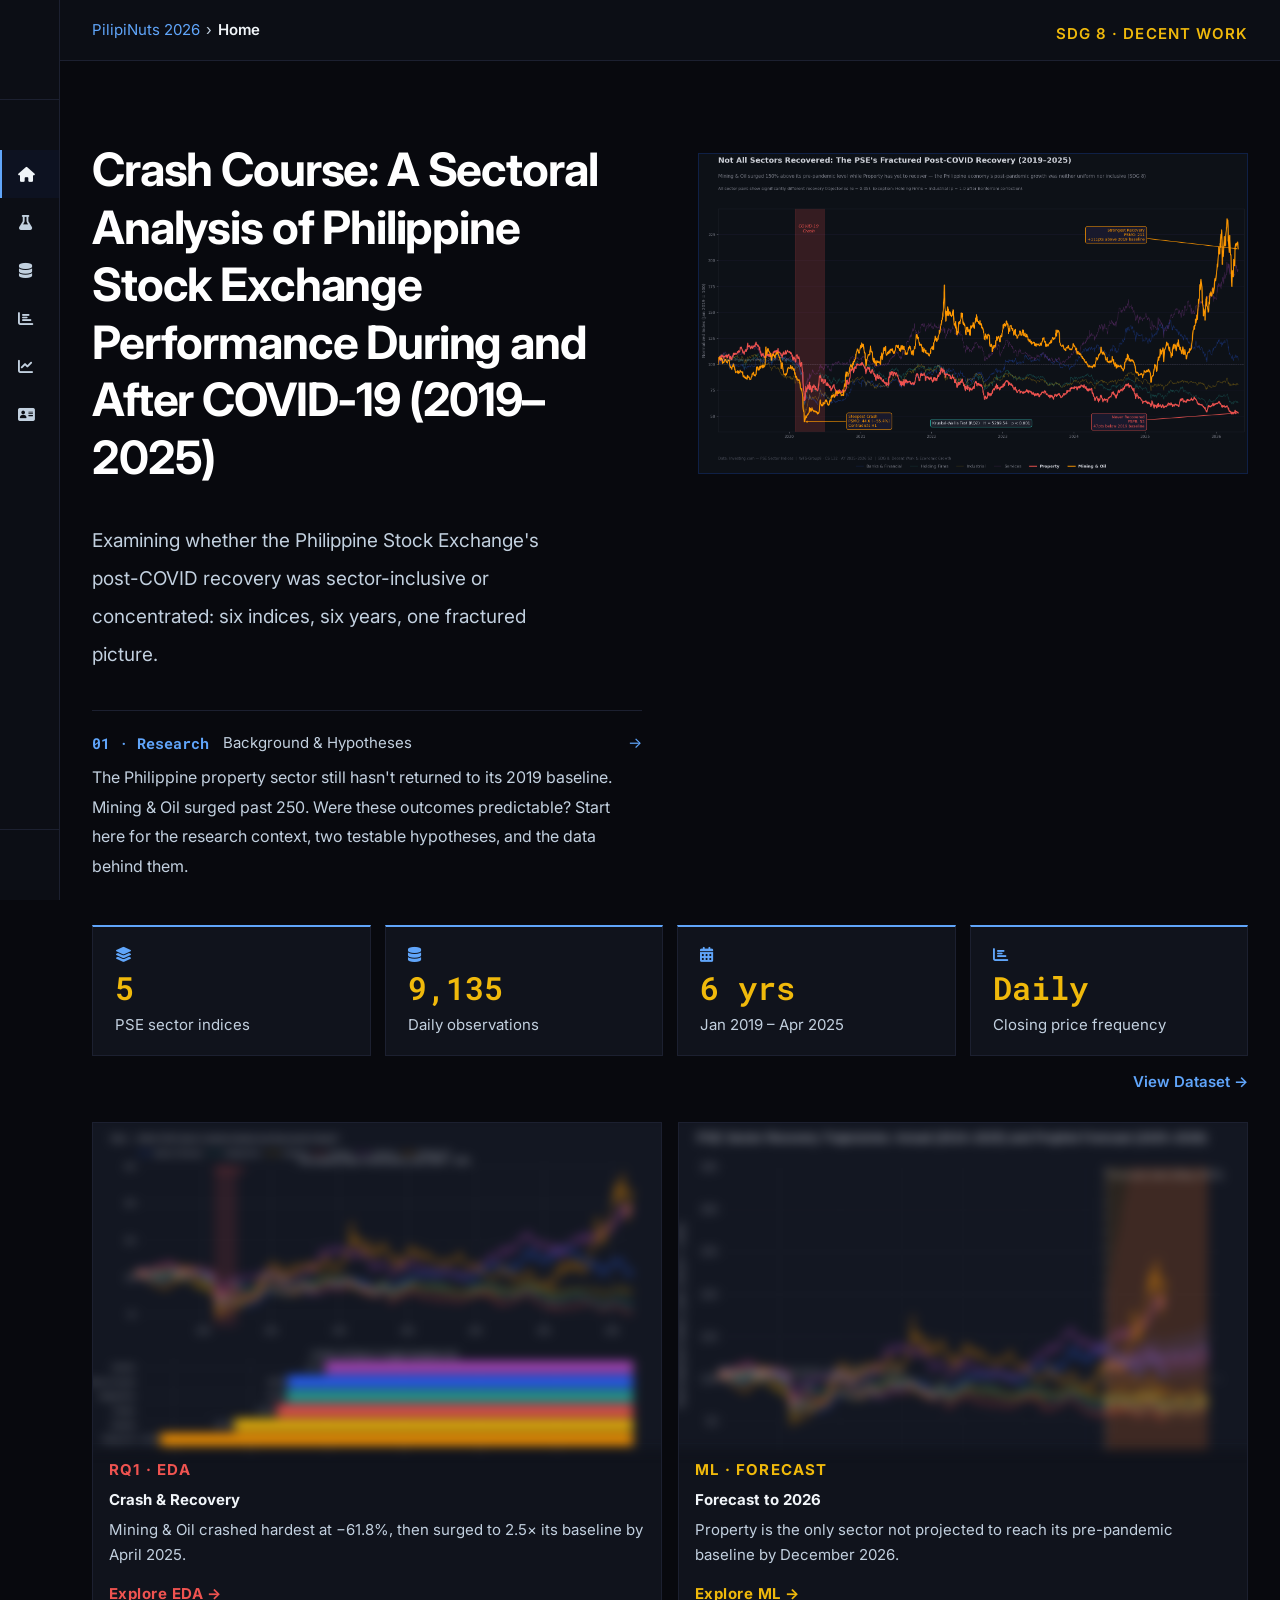
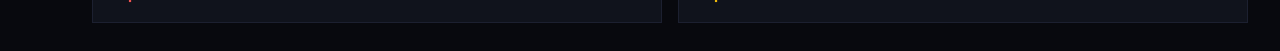
<file: index.html>
<!DOCTYPE html>
<html lang="en">
<head>
  <meta charset="UTF-8" />
  <meta name="viewport" content="width=device-width, initial-scale=1.0" />
  <title>Home | The Lagging Indicator</title>
  <link rel="stylesheet" href="css/style.css" />
  <link rel="stylesheet" href="https://cdnjs.cloudflare.com/ajax/libs/font-awesome/6.5.1/css/all.min.css" />
</head>
<body>

  <!-- Sidebar -->
  <aside class="sidebar">
    <div class="sidebar-logo">
      <div class="site-title">The Lagging<br>Indicator</div>
      <span class="sdg-badge">SDG 8 · Decent Work</span>
    </div>
    <nav class="sidebar-nav">
      <div class="nav-label">Pages</div>
      <a href="index.html" class="nav-link" title="Home">
        <i class="fa-solid fa-house nav-icon"></i>
        <span class="nav-full">Home</span>
        <span class="nav-abbr">Home</span>
      </a>
      <a href="research.html" class="nav-link" title="Research">
        <i class="fa-solid fa-flask nav-icon"></i>
        <span class="nav-full">Research</span>
        <span class="nav-abbr">Research</span>
      </a>
      <a href="data.html" class="nav-link" title="Data Repository">
        <i class="fa-solid fa-database nav-icon"></i>
        <span class="nav-full">Data Repository</span>
        <span class="nav-abbr">Data</span>
      </a>
      <a href="eda.html" class="nav-link" title="EDA">
        <i class="fa-solid fa-chart-bar nav-icon"></i>
        <span class="nav-full">EDA</span>
        <span class="nav-abbr">EDA</span>
      </a>
      <a href="ml.html" class="nav-link" title="ML Forecast">
        <i class="fa-solid fa-chart-line nav-icon"></i>
        <span class="nav-full">ML Forecast</span>
        <span class="nav-abbr">ML</span>
      </a>
      <a href="team.html" class="nav-link" title="Contact">
        <i class="fa-solid fa-address-card nav-icon"></i>
        <span class="nav-full">Contact</span>
        <span class="nav-abbr">Contact</span>
      </a>
    </nav>
    <div class="sidebar-footer">
      <div class="group-name">WFS-Group9</div>
      <div class="group-meta">CS 132 · AY25–26 S2</div>
    </div>
  </aside>

  <!-- Main -->
  <div class="main">
    <div class="topbar">
      <span class="crumb">PilipiNuts 2026</span>
      <span class="crumb-sep">›</span>
      <span class="crumb-active">Home</span>
      <span class="sdg-badge" style="margin-left: auto;">SDG 8 · Decent Work</span>
    </div>

    <div class="content">

      <!-- Hero: two-column -->
      <section class="home-hero">
        <div class="home-hero-left">
          <div class="home-hero-text">
            <h1 class="home-title">Crash Course: A Sectoral Analysis of Philippine Stock Exchange Performance During and After COVID-19 (2019–2025)</h1>
            <p class="home-sub">
              Examining whether the Philippine Stock Exchange's post-COVID recovery was sector-inclusive
              or concentrated: six indices, six years, one fractured picture.
            </p>
          </div>
          <a href="research.html" class="home-hero-cta">
            <div class="home-cta-top">
              <span class="home-cta-step">01 · Research</span>
              <span class="home-cta-label">Background &amp; Hypotheses</span>
              <span class="home-cta-arrow">→</span>
            </div>
            <p class="home-cta-desc">
              The Philippine property sector still hasn't returned to its 2019 baseline. Mining &amp; Oil
              surged past 250. Were these outcomes predictable? Start here for the research context,
              two testable hypotheses, and the data behind them.
            </p>
          </a>
        </div>
        <div class="home-hero-right">
          <img src="assets/nutshell_plot_v3.png"
               alt="Nutshell: PSE Post-COVID Sectoral Recovery (2019–2025)"
               class="home-hero-img" />
        </div>
      </section>

      <!-- Stats grid -->
      <div class="home-stats">
        <div class="home-stat">
          <i class="fa-solid fa-layer-group home-stat-icon"></i>
          <span class="home-stat-num">6</span>
          <span class="home-stat-label">PSE sector indices</span>
        </div>
        <div class="home-stat">
          <i class="fa-solid fa-database home-stat-icon"></i>
          <span class="home-stat-num" data-stat="totalRows"></span>
          <span class="home-stat-label">Daily observations</span>
        </div>
        <div class="home-stat">
          <i class="fa-solid fa-calendar-days home-stat-icon"></i>
          <span class="home-stat-num">6 yrs</span>
          <span class="home-stat-label">Jan 2019 – Apr 2025</span>
        </div>
        <div class="home-stat">
          <i class="fa-solid fa-chart-bar home-stat-icon"></i>
          <span class="home-stat-num">Daily</span>
          <span class="home-stat-label">Closing price frequency</span>
        </div>
      </div>
      <a href="data.html" class="home-stat-link">View Dataset →</a>

      <!-- Chart preview grid -->
      <div class="preview-grid">
        <a href="eda.html" class="preview-card red">
          <img src="assets/rq1_plot.png" class="preview-img" alt="RQ1: Crash &amp; Recovery by Sector" />
          <div class="preview-body">
            <div class="preview-label red">RQ1 · EDA</div>
            <div class="preview-title">Crash &amp; Recovery</div>
            <div class="preview-finding">Mining &amp; Oil crashed hardest at −61.8%, then surged to 2.5× its baseline by April 2025.</div>
            <span class="preview-cta">Explore EDA →</span>
          </div>
        </a>
        <a href="ml.html" class="preview-card gold">
          <img src="assets/ml_forecast.png" class="preview-img" alt="ML: Sector Forecast to December 2026" />
          <div class="preview-body">
            <div class="preview-label gold">ML · Forecast</div>
            <div class="preview-title">Forecast to 2026</div>
            <div class="preview-finding">Property is the only sector not projected to reach its pre-pandemic baseline by December 2026.</div>
            <span class="preview-cta">Explore ML →</span>
          </div>
        </a>
      </div>

    </div><!-- /content -->
  </div><!-- /main -->

  <script src="js/main.js"></script>
</body>
</html>
</file>
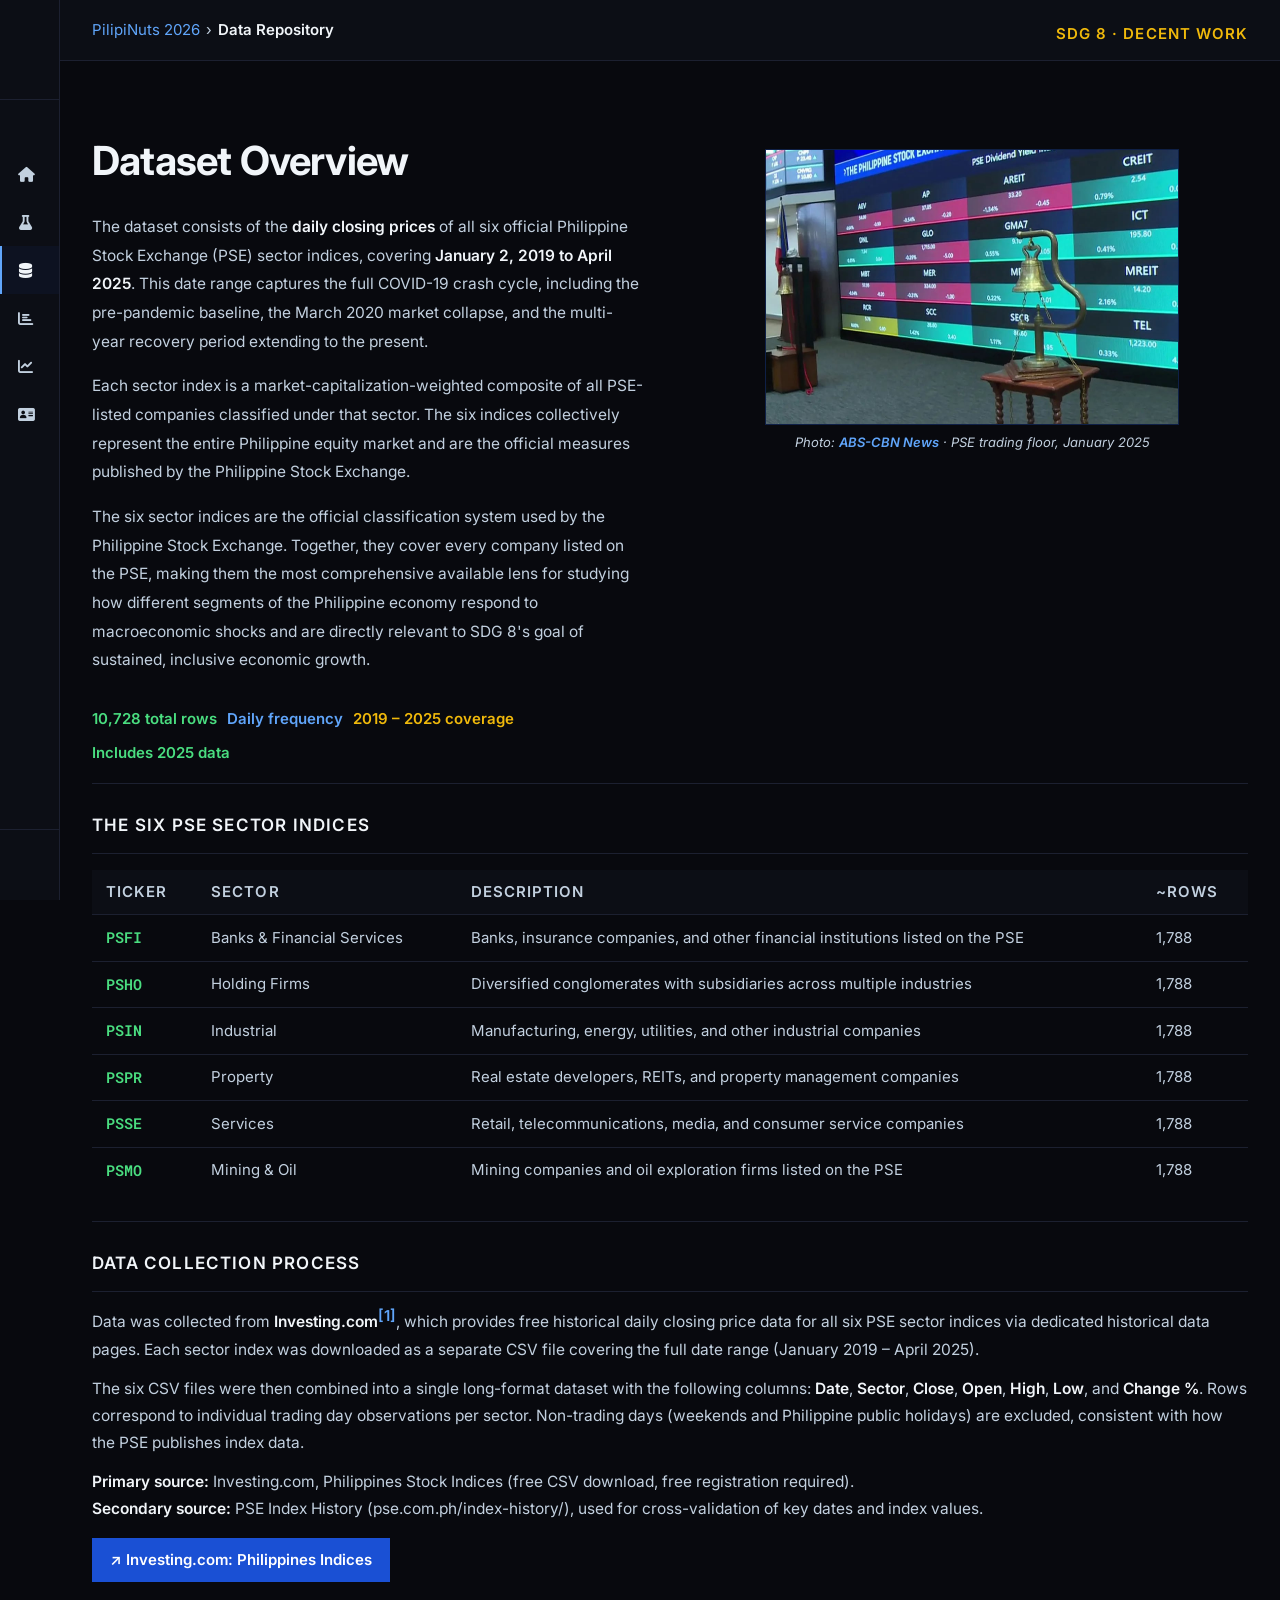
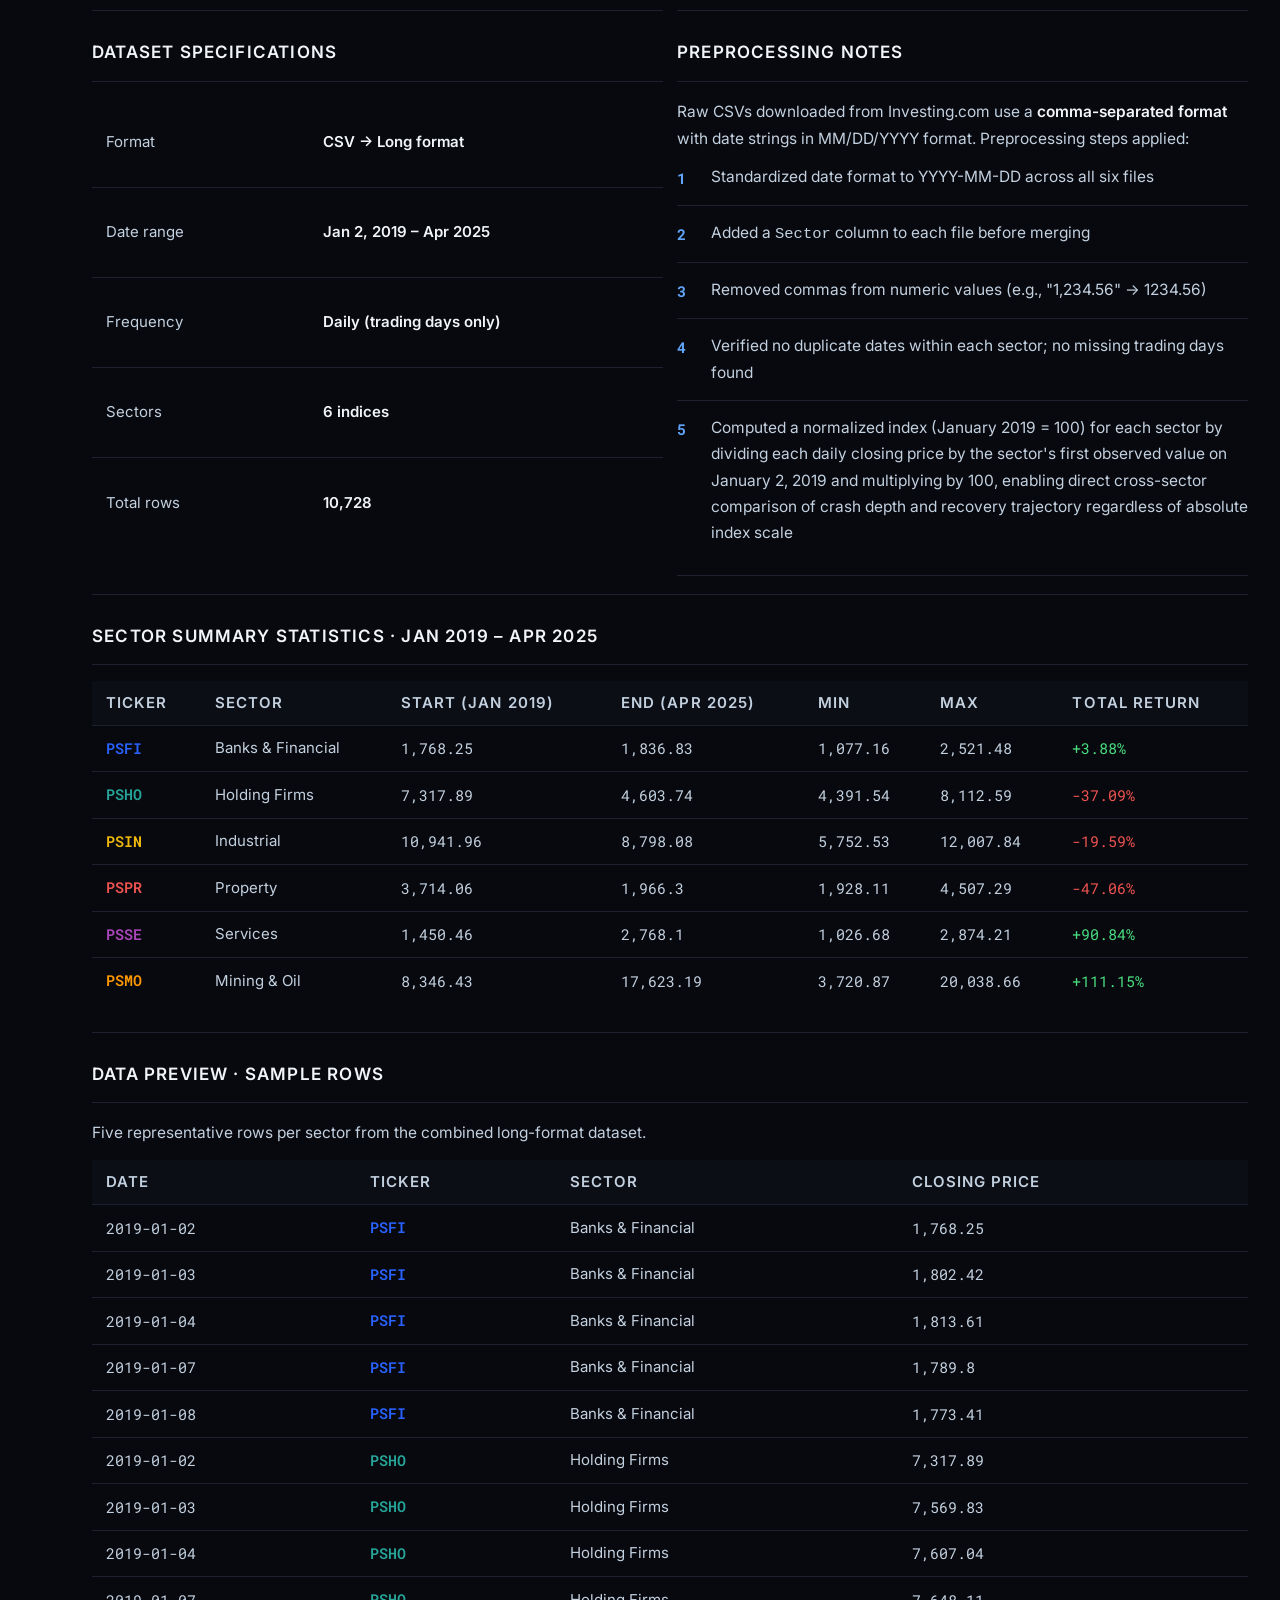
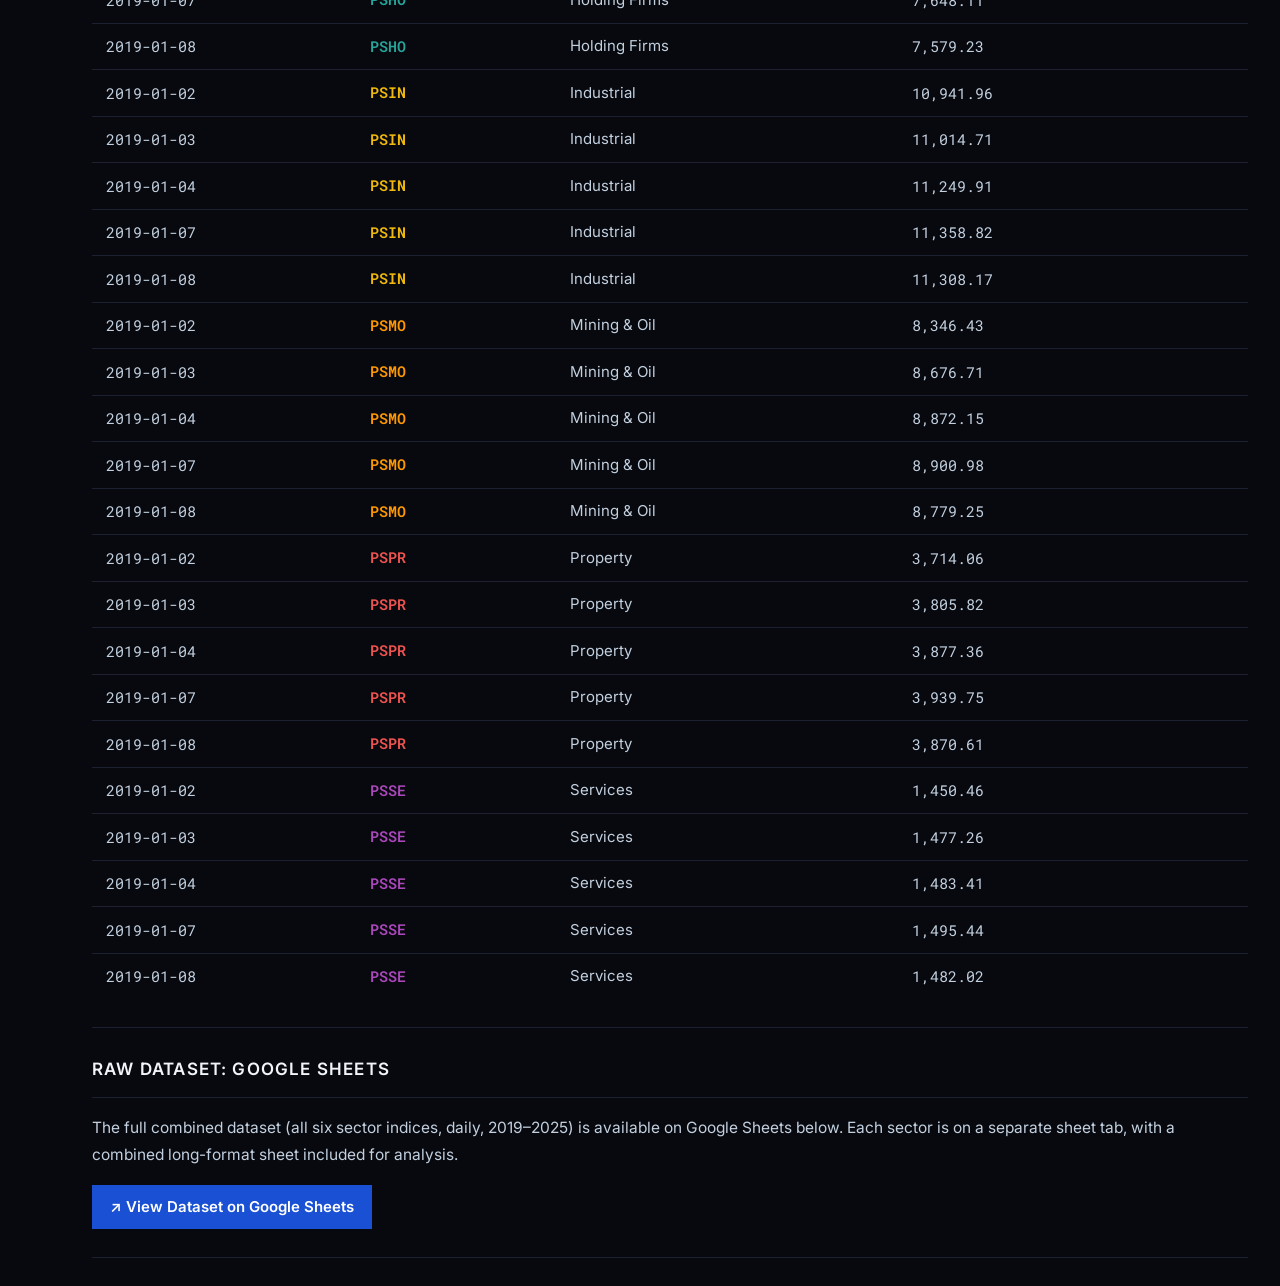
<file: data.html>
<!doctype html>
<html lang="en">
  <head>
    <meta charset="UTF-8" />
    <meta name="viewport" content="width=device-width, initial-scale=1.0" />
    <title>Data Repository | The Lagging Indicator</title>
    <link rel="stylesheet" href="css/style.css" />
    <link
      rel="stylesheet"
      href="https://cdnjs.cloudflare.com/ajax/libs/font-awesome/6.5.1/css/all.min.css"
    />
  </head>
  <body>
    <!-- Sidebar -->
    <aside class="sidebar">
      <div class="sidebar-logo">
        <div class="site-title">The Lagging<br />Indicator</div>
        <span class="sdg-badge">SDG 8 · Decent Work</span>
      </div>
      <nav class="sidebar-nav">
        <div class="nav-label">Pages</div>
        <a href="index.html" class="nav-link" title="Home">
          <i class="fa-solid fa-house nav-icon"></i>
          <span class="nav-full">Home</span>
          <span class="nav-abbr">Home</span>
        </a>
        <a href="research.html" class="nav-link" title="Research">
          <i class="fa-solid fa-flask nav-icon"></i>
          <span class="nav-full">Research</span>
          <span class="nav-abbr">Research</span>
        </a>
        <a href="data.html" class="nav-link" title="Data Repository">
          <i class="fa-solid fa-database nav-icon"></i>
          <span class="nav-full">Data Repository</span>
          <span class="nav-abbr">Data</span>
        </a>
        <a href="eda.html" class="nav-link" title="EDA">
          <i class="fa-solid fa-chart-bar nav-icon"></i>
          <span class="nav-full">EDA</span>
          <span class="nav-abbr">EDA</span>
        </a>
        <a href="ml.html" class="nav-link" title="ML Forecast">
          <i class="fa-solid fa-chart-line nav-icon"></i>
          <span class="nav-full">ML Forecast</span>
          <span class="nav-abbr">ML</span>
        </a>
        <a href="team.html" class="nav-link" title="Contact">
          <i class="fa-solid fa-address-card nav-icon"></i>
          <span class="nav-full">Contact</span>
          <span class="nav-abbr">Contact</span>
        </a>
      </nav>
      <div class="sidebar-footer">
        <div class="group-name">WFS-Group9</div>
        <div class="group-meta">CS 132 · AY25–26 S2</div>
      </div>
    </aside>

    <!-- Main -->
    <div class="main">
      <div class="topbar">
        <span class="crumb">PilipiNuts 2026</span>
        <span class="crumb-sep">›</span>
        <span class="crumb-active">Data Repository</span>
        <span class="sdg-badge" style="margin-left: auto"
          >SDG 8 · Decent Work</span
        >
      </div>

      <div class="content">
        <!-- Dataset Overview: two-column hero -->
        <div class="research-hero-grid">
          <div class="research-hero-text" style="justify-content:space-between;">
            <h2 class="hero-title">Dataset Overview</h2>
            <p>
              The dataset consists of the
              <strong>daily closing prices</strong> of all six official
              Philippine Stock Exchange (PSE) sector indices, covering
              <strong>January 2, 2019 to April 2025</strong>. This date range
              captures the full COVID-19 crash cycle, including the pre-pandemic
              baseline, the March 2020 market collapse, and the multi-year
              recovery period extending to the present.
            </p>
            <p>
              Each sector index is a market-capitalization-weighted composite of
              all PSE-listed companies classified under that sector. The six
              indices collectively represent the entire Philippine equity market
              and are the official measures published by the Philippine Stock
              Exchange.
            </p>
            <p>
              The six sector indices are the official classification system used
              by the Philippine Stock Exchange. Together, they cover every
              company listed on the PSE, making them the most comprehensive
              available lens for studying how different segments of the
              Philippine economy respond to macroeconomic shocks and are
              directly relevant to SDG 8's goal of sustained, inclusive economic
              growth.
            </p>
            <div class="row mt-4">
              <span class="badge green"
                ><span data-stat="totalRows"></span> total rows</span
              >
              <span class="badge blue">Daily frequency</span>
              <span class="badge gold">2019 – 2025 coverage</span>
              <span class="badge green">Includes 2025 data</span>
            </div>
          </div>
          <div style="display:flex; flex-direction:column; align-items:center; padding:12px 0;">
            <img src="assets/PSEICrash.png" alt="Philippine Stock Exchange trading floor" style="width:75%; display:block; border:1px solid rgba(37,99,235,0.25);" />
            <p style="width:75%; font-size:13px; color:var(--text-muted); margin-top:8px; line-height:1.5; font-style:italic; text-align:center;">Photo: <a href="https://www.abs-cbn.com/news/business/2025/1/24/psei-sees-third-weekly-loss-2251" target="_blank" style="font-size:13px; color:var(--accent-blue); font-weight:600; text-decoration:none;">ABS-CBN News</a> · PSE trading floor, January 2025</p>
          </div>
        </div>

        <!-- Sector Indices Table -->
        <div class="card card--open">
          <div class="card-header">
            <div class="card-title">The Six PSE Sector Indices</div>
          </div>
          <table class="data-table">
            <thead>
              <tr>
                <th>Ticker</th>
                <th>Sector</th>
                <th>Description</th>
                <th>~Rows</th>
              </tr>
            </thead>
            <tbody>
              <tr>
                <td><span class="ticker">PSFI</span></td>
                <td>Banks &amp; Financial Services</td>
                <td>
                  Banks, insurance companies, and other financial institutions
                  listed on the PSE
                </td>
                <td><span data-stat="rowsPerSector"></span></td>
              </tr>
              <tr>
                <td><span class="ticker">PSHO</span></td>
                <td>Holding Firms</td>
                <td>
                  Diversified conglomerates with subsidiaries across multiple
                  industries
                </td>
                <td><span data-stat="rowsPerSector"></span></td>
              </tr>
              <tr>
                <td><span class="ticker">PSIN</span></td>
                <td>Industrial</td>
                <td>
                  Manufacturing, energy, utilities, and other industrial
                  companies
                </td>
                <td><span data-stat="rowsPerSector"></span></td>
              </tr>
              <tr>
                <td><span class="ticker">PSPR</span></td>
                <td>Property</td>
                <td>
                  Real estate developers, REITs, and property management
                  companies
                </td>
                <td><span data-stat="rowsPerSector"></span></td>
              </tr>
              <tr>
                <td><span class="ticker">PSSE</span></td>
                <td>Services</td>
                <td>
                  Retail, telecommunications, media, and consumer service
                  companies
                </td>
                <td><span data-stat="rowsPerSector"></span></td>
              </tr>
              <tr>
                <td><span class="ticker">PSMO</span></td>
                <td>Mining &amp; Oil</td>
                <td>
                  Mining companies and oil exploration firms listed on the PSE
                </td>
                <td><span data-stat="rowsPerSector"></span></td>
              </tr>
            </tbody>
          </table>
        </div>

        <!-- Data Collection -->
        <div class="card card--open">
          <div class="card-header">
            <div class="card-title">Data Collection Process</div>
          </div>
          <p>
            Data was collected from <strong>Investing.com</strong
            ><a
              href="https://ph.investing.com/indices/philippines-indices"
              target="_blank"
              class="cite"
              >[1]</a
            >, which provides free historical daily closing price data for all
            six PSE sector indices via dedicated historical data pages. Each
            sector index was downloaded as a separate CSV file covering the full
            date range (January 2019 – April 2025).
          </p>
          <p>
            The six CSV files were then combined into a single long-format
            dataset with the following columns: <strong>Date</strong>,
            <strong>Sector</strong>, <strong>Close</strong>,
            <strong>Open</strong>, <strong>High</strong>, <strong>Low</strong>,
            and <strong>Change %</strong>. Rows correspond to individual trading
            day observations per sector. Non-trading days (weekends and
            Philippine public holidays) are excluded, consistent with how the
            PSE publishes index data.
          </p>
          <p>
            <strong>Primary source:</strong> Investing.com, Philippines Stock
            Indices (free CSV download, free registration required).<br />
            <strong>Secondary source:</strong> PSE Index History
            (pse.com.ph/index-history/), used for cross-validation of key dates
            and index values.
          </p>
          <div class="mt-4">
            <a
              href="https://ph.investing.com/indices/philippines-indices"
              target="_blank"
              class="link-btn"
            >
              ↗ Investing.com: Philippines Indices
            </a>
          </div>
        </div>

        <!-- Dataset Specs -->
        <div class="two-col">
          <div class="card card--flex card--open">
            <div class="card-header">
              <div class="card-title">Dataset Specifications</div>
            </div>
            <table class="data-table data-table--fill">
              <colgroup>
                <col style="width: 38%" />
                <col />
              </colgroup>
              <tbody>
                <tr>
                  <td>Format</td>
                  <td style="color: var(--text-primary); font-weight: 600">
                    CSV → Long format
                  </td>
                </tr>
                <tr>
                  <td>Date range</td>
                  <td style="color: var(--text-primary); font-weight: 600">
                    Jan 2, 2019 – Apr 2025
                  </td>
                </tr>
                <tr>
                  <td>Frequency</td>
                  <td style="color: var(--text-primary); font-weight: 600">
                    Daily (trading days only)
                  </td>
                </tr>
                <tr>
                  <td>Sectors</td>
                  <td style="color: var(--text-primary); font-weight: 600">
                    6 indices
                  </td>
                </tr>
                <tr>
                  <td>Total rows</td>
                  <td style="color: var(--text-primary); font-weight: 600">
                    <span data-stat="totalRows"></span>
                  </td>
                </tr>
              </tbody>
            </table>
          </div>

          <div class="card card--open">
            <div class="card-header">
              <div class="card-title">Preprocessing Notes</div>
            </div>
            <p>
              Raw CSVs downloaded from Investing.com use a
              <strong>comma-separated format</strong> with date strings in
              MM/DD/YYYY format. Preprocessing steps applied:
            </p>
            <ul class="item-list">
              <li>
                <span class="item-num">1</span>
                <div class="item-body">
                  Standardized date format to YYYY-MM-DD across all six files
                </div>
              </li>
              <li>
                <span class="item-num">2</span>
                <div class="item-body">
                  Added a <code>Sector</code> column to each file before merging
                </div>
              </li>
              <li>
                <span class="item-num">3</span>
                <div class="item-body">
                  Removed commas from numeric values (e.g., "1,234.56" →
                  1234.56)
                </div>
              </li>
              <li>
                <span class="item-num">4</span>
                <div class="item-body">
                  Verified no duplicate dates within each sector; no missing
                  trading days found
                </div>
              </li>
              <li>
                <span class="item-num">5</span>
                <div class="item-body">
                  Computed a normalized index (January 2019 = 100) for each
                  sector by dividing each daily closing price by the sector's
                  first observed value on January 2, 2019 and multiplying by
                  100, enabling direct cross-sector comparison of crash depth
                  and recovery trajectory regardless of absolute index scale
                </div>
              </li>
            </ul>
          </div>
        </div>

        <!-- Sector Summary Stats Table -->
        <div class="card card--open">
          <div class="card-header">
            <div class="card-title">
              Sector Summary Statistics · Jan 2019 – Apr 2025
            </div>
          </div>
          <div style="overflow-x: auto">
            <table class="data-table">
              <thead>
                <tr>
                  <th>Ticker</th>
                  <th>Sector</th>
                  <th>Start (Jan 2019)</th>
                  <th>End (Apr 2025)</th>
                  <th>Min</th>
                  <th>Max</th>
                  <th>Total Return</th>
                </tr>
              </thead>
              <tbody id="summaryTbody"></tbody>
            </table>
          </div>
        </div>

        <!-- Sample Rows Table -->
        <div class="card card--open">
          <div class="card-header">
            <div class="card-title">Data Preview · Sample Rows</div>
          </div>
          <p style="margin-bottom: 14px">
            Five representative rows per sector from the combined long-format
            dataset.
          </p>
          <div style="overflow-x: auto">
            <table class="data-table">
              <thead>
                <tr>
                  <th>Date</th>
                  <th>Ticker</th>
                  <th>Sector</th>
                  <th>Closing Price</th>
                </tr>
              </thead>
              <tbody id="sampleTbody"></tbody>
            </table>
          </div>
        </div>

        <!-- Google Sheet -->
        <div class="card card--open">
          <div class="card-header">
            <div class="card-title">Raw Dataset: Google Sheets</div>
          </div>
          <p>
            The full combined dataset (all six sector indices, daily, 2019–2025)
            is available on Google Sheets below. Each sector is on a separate
            sheet tab, with a combined long-format sheet included for analysis.
          </p>
          <div class="mt-4">
            <a
              href="https://docs.google.com/spreadsheets/d/1ZLr4vbSqaf5z_l_qtharCTmgjeJQmFHfnvexUuWnkcs/edit?usp=sharing"
              target="_blank"
              class="link-btn"
            >
              ↗ View Dataset on Google Sheets
            </a>
          </div>
        </div>
      </div>
      <!-- /content -->
    </div>
    <!-- /main -->

    <script src="js/main.js"></script>
    <script src="js/charts.js"></script>
  </body>
</html>
</file>
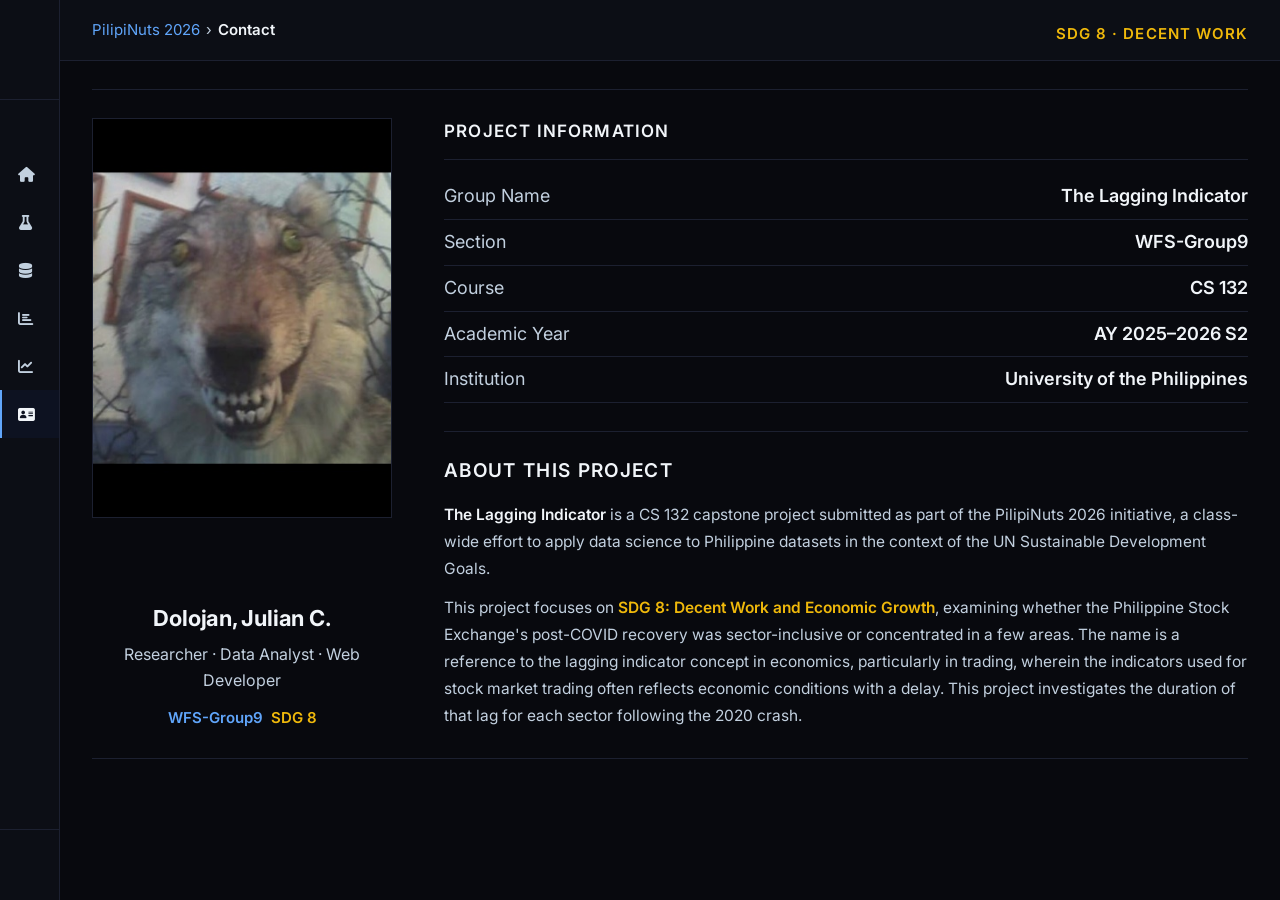
<file: team.html>
<!doctype html>
<html lang="en">
  <head>
    <meta charset="UTF-8" />
    <meta name="viewport" content="width=device-width, initial-scale=1.0" />
    <title>Contact | The Lagging Indicator</title>
    <link rel="stylesheet" href="css/style.css" />
    <link
      rel="stylesheet"
      href="https://cdnjs.cloudflare.com/ajax/libs/font-awesome/6.5.1/css/all.min.css"
    />
  </head>
  <body>
    <!-- Sidebar -->
    <aside class="sidebar">
      <div class="sidebar-logo">
        <div class="site-title">The Lagging<br />Indicator</div>
        <span class="sdg-badge">SDG 8 · Decent Work</span>
      </div>
      <nav class="sidebar-nav">
        <div class="nav-label">Pages</div>
        <a href="index.html" class="nav-link" title="Home">
          <i class="fa-solid fa-house nav-icon"></i>
          <span class="nav-full">Home</span>
          <span class="nav-abbr">Home</span>
        </a>
        <a href="research.html" class="nav-link" title="Research">
          <i class="fa-solid fa-flask nav-icon"></i>
          <span class="nav-full">Research</span>
          <span class="nav-abbr">Research</span>
        </a>
        <a href="data.html" class="nav-link" title="Data Repository">
          <i class="fa-solid fa-database nav-icon"></i>
          <span class="nav-full">Data Repository</span>
          <span class="nav-abbr">Data</span>
        </a>
        <a href="eda.html" class="nav-link" title="EDA">
          <i class="fa-solid fa-chart-bar nav-icon"></i>
          <span class="nav-full">EDA</span>
          <span class="nav-abbr">EDA</span>
        </a>
        <a href="ml.html" class="nav-link" title="ML Forecast">
          <i class="fa-solid fa-chart-line nav-icon"></i>
          <span class="nav-full">ML Forecast</span>
          <span class="nav-abbr">ML</span>
        </a>
        <a href="team.html" class="nav-link" title="Contact">
          <i class="fa-solid fa-address-card nav-icon"></i>
          <span class="nav-full">Contact</span>
          <span class="nav-abbr">Contact</span>
        </a>
      </nav>
      <div class="sidebar-footer">
        <div class="group-name">WFS-Group9</div>
        <div class="group-meta">CS 132 · AY25–26 S2</div>
      </div>
    </aside>

    <!-- Main -->
    <div class="main">
      <div class="topbar">
        <span class="crumb">PilipiNuts 2026</span>
        <span class="crumb-sep">›</span>
        <span class="crumb-active">Contact</span>
        <span class="sdg-badge" style="margin-left: auto"
          >SDG 8 · Decent Work</span
        >
      </div>

      <div class="content">
        <div class="card card--open">
          <div class="team-grid">

            <!-- Left: photo + identity -->
            <div style="display:flex; flex-direction:column; justify-content:space-between; height:100%;">
              <img
                src="assets/Contact.jpg"
                alt="Julian C. Dolojan"
                style="width:100%; display:block; border:1px solid var(--border); object-fit:cover; aspect-ratio:3/4;"
              />
              <div style="padding-top:16px; text-align:center;">
                <div class="team-name" style="font-size:22px;">Dolojan, Julian C.</div>
                <div class="team-role" style="margin-bottom:12px; font-size:16px;">Researcher · Data Analyst · Web Developer</div>
                <div style="display:flex; gap:8px; flex-wrap:wrap; justify-content:center;">
                  <span class="badge blue">WFS-Group9</span>
                  <span class="badge gold">SDG 8</span>
                </div>
              </div>
            </div>

            <!-- Right: project info + about -->
            <div>
              <div class="card-title" style="margin-bottom:14px; padding-bottom:14px; border-bottom:1px solid var(--border);">Project Information</div>
              <div class="team-info-row" style="font-size:18px;">
                <span class="team-info-label">Group Name</span>
                <span class="team-info-value">The Lagging Indicator</span>
              </div>
              <div class="team-info-row" style="font-size:18px;">
                <span class="team-info-label">Section</span>
                <span class="team-info-value">WFS-Group9</span>
              </div>
              <div class="team-info-row" style="font-size:18px;">
                <span class="team-info-label">Course</span>
                <span class="team-info-value">CS 132</span>
              </div>
              <div class="team-info-row" style="font-size:18px;">
                <span class="team-info-label">Academic Year</span>
                <span class="team-info-value">AY 2025–2026 S2</span>
              </div>
              <div class="team-info-row" style="font-size:18px;">
                <span class="team-info-label">Institution</span>
                <span class="team-info-value">University of the Philippines</span>
              </div>

              <div style="margin-top:28px; padding-top:24px; border-top:1px solid var(--border);">
                <div class="card-title" style="margin-bottom:14px; font-size:19px;">About This Project</div>
                <p><strong>The Lagging Indicator</strong> is a CS 132 capstone project submitted as part of the PilipiNuts 2026 initiative, a class-wide effort to apply data science to Philippine datasets in the context of the UN Sustainable Development Goals.</p>
                <p>This project focuses on <strong class="hl-sdg">SDG 8: Decent Work and Economic Growth</strong>, examining whether the Philippine Stock Exchange's post-COVID recovery was sector-inclusive or concentrated in a few areas. The name is a reference to the lagging indicator concept in economics, particularly in trading, wherein the indicators used for stock market trading often reflects economic conditions with a delay. This project investigates the duration of that lag for each sector following the 2020 crash.</p>
              </div>
            </div>

          </div>
        </div>
      </div>
      <!-- /content -->
    </div>
    <!-- /main -->

    <script src="js/main.js"></script>
  </body>
</html>
</file>
<file: css/style.css>
/* ============================================================
   The Lagging Indicator — CS 132 Portfolio
   Color system: TradingView × MetaTrader
   ============================================================ */

@import url('https://fonts.googleapis.com/css2?family=Inter:wght@400;500;600;700&family=Roboto+Mono:wght@400;500;600&display=swap');

:root {
  --bg-primary:   #08090e;
  --bg-sidebar:   #0c0e15;
  --bg-card:      #10131c;
  --border:       #1c2030;
  --text-primary: #f1f5f9;
  --text-muted:   #c2d0df;
  --accent-blue:  #60a5fa;
  --accent-green: #4ade80;
  --accent-red:   #ef5350;
  --accent-gold:  #f0b90b;
}

*, *::before, *::after { box-sizing: border-box; margin: 0; padding: 0; }

html { scroll-behavior: smooth; }

body {
  background: var(--bg-primary);
  color: var(--text-primary);
  font-family: 'Inter', sans-serif;
  font-size: 15px;
  display: flex;
  min-height: 100vh;
  line-height: 1.6;
}

/* ── Sidebar ─────────────────────────────────────────────── */

.sidebar {
  width: 60px;
  background: var(--bg-sidebar);
  border-right: 1px solid var(--border);
  position: fixed;
  top: 0; left: 0;
  height: 100vh;
  display: flex;
  flex-direction: column;
  z-index: 100;
  overflow-x: hidden;
  overflow-y: auto;
  transition: width 0.25s ease, box-shadow 0.25s ease;
}

/* Desktop hover (mouse/trackpad only) */
@media (hover: hover) and (pointer: fine) {
  .sidebar:hover {
    width: 240px;
    box-shadow: 4px 0 24px rgba(0,0,0,0.4);
  }
  .sidebar:hover .sidebar-logo {
    padding: 24px 20px 20px;
    text-align: left;
  }
}

/* Mobile: JS toggle class */
.sidebar.sidebar--expanded {
  width: 240px;
  box-shadow: 4px 0 24px rgba(0,0,0,0.4);
}

.sidebar.sidebar--expanded .sidebar-logo {
  padding: 24px 20px 20px;
  text-align: left;
}

.sidebar-logo {
  padding: 14px 0;
  border-bottom: 1px solid var(--border);
  text-align: center;
  transition: padding 0.25s ease;
}

.sidebar .site-title,
.sidebar .sdg-badge,
.sidebar .nav-label,
.sidebar .group-name,
.sidebar .group-meta {
  opacity: 0;
  pointer-events: none;
  white-space: nowrap;
  transition: opacity 0.2s ease;
}

.sidebar .nav-full,
.sidebar .nav-abbr {
  opacity: 0;
  pointer-events: none;
  white-space: nowrap;
  overflow: hidden;
  max-width: 0;
  transition: opacity 0.2s ease, max-width 0.25s ease;
}

@media (hover: hover) and (pointer: fine) {
  .sidebar:hover .site-title,
  .sidebar:hover .sdg-badge,
  .sidebar:hover .nav-label,
  .sidebar:hover .group-name,
  .sidebar:hover .group-meta {
    opacity: 1;
    pointer-events: auto;
  }
  .sidebar:hover .nav-full {
    opacity: 1;
    pointer-events: auto;
    max-width: 180px;
  }
}

.sidebar.sidebar--expanded .site-title,
.sidebar.sidebar--expanded .sdg-badge,
.sidebar.sidebar--expanded .nav-label,
.sidebar.sidebar--expanded .group-name,
.sidebar.sidebar--expanded .group-meta {
  opacity: 1;
  pointer-events: auto;
}

.sidebar.sidebar--expanded .nav-full {
  opacity: 1;
  pointer-events: auto;
  max-width: 180px;
}

.sidebar-logo .site-title {
  font-size: 15px;
  font-weight: 700;
  color: var(--text-primary);
  line-height: 1.3;
  letter-spacing: -0.01em;
}

.sdg-badge {
  display: inline-block;
  color: var(--accent-gold);
  font-size: 15px;
  font-weight: 600;
  padding: 0;
  margin-top: 8px;
  text-transform: uppercase;
  letter-spacing: 0.07em;
}

.sidebar-nav {
  flex: 1;
  padding: 20px 0;
}

.nav-label {
  font-size: 15px;
  font-weight: 600;
  color: var(--text-muted);
  text-transform: uppercase;
  letter-spacing: 0.09em;
  padding: 0 20px;
  margin-bottom: 6px;
}

.nav-link {
  display: flex;
  align-items: center;
  gap: 10px;
  padding: 12px 0;
  justify-content: center;
  color: var(--text-muted);
  text-decoration: none;
  font-size: 15px;
  font-weight: 500;
  border-left: 2px solid transparent;
  transition: color 0.15s, background 0.15s, border-color 0.15s, padding 0.25s ease;
}

@media (hover: hover) and (pointer: fine) {
  .sidebar:hover .nav-link {
    padding: 9px 20px;
    justify-content: flex-start;
  }
}

.sidebar.sidebar--expanded .nav-link {
  padding: 9px 20px;
  justify-content: flex-start;
}

.nav-link:hover {
  color: var(--text-primary);
  background: #ffffff06;
}

.nav-link.active {
  color: var(--text-primary);
  border-left-color: var(--accent-blue);
  background: #2962ff0d;
}

.sidebar-footer {
  padding: 10px 0;
  border-top: 1px solid var(--border);
  text-align: center;
  transition: padding 0.25s ease;
}

@media (hover: hover) and (pointer: fine) {
  .sidebar:hover .sidebar-footer {
    padding: 16px 20px;
    text-align: left;
  }
}

.sidebar.sidebar--expanded .sidebar-footer {
  padding: 16px 20px;
  text-align: left;
}

.sidebar-footer .group-name {
  font-size: 15px;
  font-weight: 600;
  color: var(--text-primary);
}

.sidebar-footer .group-meta {
  font-size: 15px;
  color: var(--text-muted);
  margin-top: 2px;
}

/* ── Hamburger toggle & overlay ──────────────────────────── */

.nav-toggle {
  display: none;
  background: none;
  border: none;
  color: var(--text-muted);
  font-size: 18px;
  cursor: pointer;
  padding: 8px 0;
  line-height: 1;
  width: 100%;
  text-align: center;
}

.nav-close {
  display: none;
  background: none;
  border: 1px solid var(--border);
  color: var(--text-muted);
  font-size: 13px;
  cursor: pointer;
  padding: 6px 12px;
  line-height: 1;
  width: calc(100% - 40px);
  margin: 10px 20px 0;
  text-align: center;
  font-family: 'Inter', sans-serif;
}

.nav-close:hover { color: var(--text-primary); border-color: var(--text-muted); }

.sidebar-overlay {
  display: none;
  position: fixed;
  inset: 0;
  background: rgba(0,0,0,0.5);
  z-index: 99;
}

.sidebar-overlay.active { display: block; }

/* ── Team grid ───────────────────────────────────────────── */

.team-grid {
  display: grid;
  grid-template-columns: 300px 1fr;
  gap: 52px;
  align-items: start;
}

/* ── Main layout ─────────────────────────────────────────── */

.main {
  margin-left: 60px;
  flex: 1;
  display: flex;
  flex-direction: column;
  min-height: 100vh;
}

.topbar {
  background: var(--bg-sidebar);
  border-bottom: 1px solid var(--border);
  padding: 14px 32px;
  display: flex;
  align-items: center;
  gap: 6px;
  position: sticky;
  top: 0;
  z-index: 50;
}

.topbar .crumb {
  font-size: 15px;
  color: var(--accent-blue);
}

.topbar .crumb-sep {
  font-size: 15px;
  color: var(--text-muted);
}

.topbar .crumb-active {
  font-size: 15px;
  font-weight: 600;
  color: var(--text-primary);
}

.content {
  padding: 28px 32px;
  flex: 1;
}

/* ── Cards ───────────────────────────────────────────────── */

.card {
  background: var(--bg-card);
  border: 1px solid var(--border);
  border-radius: 0;
  padding: 24px;
  margin-bottom: 18px;
}

.card:last-child { margin-bottom: 0; }

.card--flex {
  display: flex;
  flex-direction: column;
  align-self: stretch;
  min-height: 0;
}

.card--open {
  background: transparent;
  border: none;
  border-top: 1px solid var(--border);
  border-radius: 0;
  padding: 28px 0;
  margin-bottom: 0;
}

.card--open:last-child {
  border-bottom: 1px solid var(--border);
}

.data-table--fill {
  flex: 1;
}

.data-table--fill tbody {
  display: table-row-group;
  height: 100%;
}

.data-table--fill tr {
  height: calc(100% / 5);
}

.card-header {
  display: flex;
  align-items: center;
  gap: 10px;
  margin-bottom: 16px;
  padding-bottom: 14px;
  border-bottom: 1px solid var(--border);
}

.card-dot {
  width: 7px;
  height: 7px;
  border-radius: 50%;
  flex-shrink: 0;
}

.card-dot.blue  { background: var(--accent-blue); }
.card-dot.green { background: var(--accent-green); }
.card-dot.gold  { background: var(--accent-gold); }
.card-dot.red   { background: var(--accent-red); }

.card-title {
  font-size: 17px;
  font-weight: 600;
  color: var(--text-primary);
  text-transform: uppercase;
  letter-spacing: 0.07em;
}

.card p {
  font-size: 15.5px;
  color: var(--text-muted);
  line-height: 1.75;
  margin-bottom: 12px;
}

.card p:last-child { margin-bottom: 0; }

.card p strong {
  color: var(--text-primary);
  font-weight: 600;
}

/* ── Hero card ───────────────────────────────────────────── */

.hero-card {
  background: var(--bg-card);
  border: 1px solid var(--border);
  border-radius: 0;
  padding: 40px;
  margin-bottom: 18px;
}

.hero-card--open {
  background: transparent;
  border: none;
  border-radius: 0;
  padding: 52px 0 36px;
  overflow: visible;
}

.hero-card--open::after { display: none; }

.hero-card--open .hero-title {
  font-size: 40px;
  text-align: center;
  max-width: none;
  margin-bottom: 28px;
  letter-spacing: -0.02em;
}

.hero-card--open p {
  font-size: 15.5px;
  line-height: 1.85;
  max-width: none;
}

.hero-sdg {
  display: inline-flex;
  align-items: center;
  gap: 6px;
  color: var(--accent-gold);
  font-size: 15px;
  font-weight: 700;
  margin-bottom: 18px;
  text-transform: uppercase;
  letter-spacing: 0.08em;
}

.hero-title {
  font-size: 21px;
  font-weight: 700;
  color: var(--text-primary);
  line-height: 1.4;
  margin-bottom: 14px;
  max-width: 580px;
  letter-spacing: -0.01em;
}

.hero-subtitle {
  font-size: 15.5px;
  color: var(--text-muted);
  line-height: 1.75;
  max-width: 540px;
}

/* ── Stat grid ───────────────────────────────────────────── */

.stat-grid {
  display: grid;
  grid-template-columns: repeat(4, 1fr);
  gap: 14px;
  margin-bottom: 18px;
}

.stat-card {
  background: var(--bg-card);
  border: 1px solid var(--border);
  border-radius: 0;
  padding: 18px 20px;
}

.stat-label {
  font-size: 15px;
  font-weight: 600;
  color: var(--text-muted);
  text-transform: uppercase;
  letter-spacing: 0.08em;
  margin-bottom: 8px;
}

.stat-value {
  font-family: 'Roboto Mono', monospace;
  font-size: 22px;
  font-weight: 600;
  color: var(--accent-green);
  line-height: 1;
  margin-bottom: 6px;
}

.stat-sub {
  font-size: 15px;
  color: var(--text-muted);
}

/* ── Nav cards (index page) ──────────────────────────────── */

.nav-card-grid {
  display: grid;
  grid-template-columns: repeat(2, 1fr);
  gap: 14px;
}

.nav-card {
  background: var(--bg-card);
  border: 1px solid var(--border);
  border-radius: 0;
  padding: 22px;
  text-decoration: none;
  display: block;
  transition: border-color 0.2s, transform 0.2s, background 0.2s;
}

.nav-card:hover {
  border-color: var(--accent-blue);
  background: #2962ff08;
}

.nav-card-label {
  font-size: 15px;
  font-weight: 600;
  color: var(--accent-blue);
  text-transform: uppercase;
  letter-spacing: 0.08em;
  margin-bottom: 8px;
}

.nav-card-title {
  font-size: 15px;
  font-weight: 600;
  color: var(--text-primary);
  margin-bottom: 8px;
}

.nav-card-desc {
  font-size: 15px;
  color: var(--text-muted);
  line-height: 1.65;
}

.nav-card-arrow {
  display: inline-block;
  color: var(--accent-blue);
  font-size: 16px;
  margin-top: 14px;
}

/* ── Item list (RQs, hypotheses, objectives) ─────────────── */

.item-list {
  list-style: none;
}

.item-list li {
  display: flex;
  gap: 14px;
  padding: 14px 0;
  border-bottom: 1px solid var(--border);
  line-height: 1.7;
}

.item-list li:last-child {
  border-bottom: none;
  padding-bottom: 0;
}

.item-list li:first-child { padding-top: 0; }

.item-num {
  font-family: 'Roboto Mono', monospace;
  font-size: 15px;
  font-weight: 700;
  color: var(--accent-blue);
  min-width: 20px;
  height: fit-content;
  flex-shrink: 0;
  margin-top: 2px;
}

.item-num.red   { color: var(--accent-red); }
.item-num.green { color: var(--accent-green); }

.hero-card p {
  font-size: 15.5px;
  color: var(--text-muted);
  line-height: 1.75;
  margin-bottom: 12px;
}

.hero-card p strong { color: var(--text-primary); font-weight: 600; }

.item-body {
  flex: 1;
  font-size: 15.5px;
  color: var(--text-muted);
}

.item-body strong {
  display: block;
  color: var(--text-primary);
  font-weight: 600;
  margin-bottom: 4px;
  font-size: 15.5px;
}

/* ── Data table ──────────────────────────────────────────── */

.data-table {
  width: 100%;
  border-collapse: collapse;
}

.data-table th {
  text-align: left;
  padding: 10px 14px;
  background: var(--bg-sidebar);
  color: var(--text-muted);
  font-size: 15px;
  font-weight: 600;
  text-transform: uppercase;
  letter-spacing: 0.07em;
  border-bottom: 1px solid var(--border);
}

.data-table td {
  padding: 11px 14px;
  border-bottom: 1px solid var(--border);
  color: var(--text-muted);
  font-size: 15px;
  line-height: 1.5;
}

.data-table tr:last-child td { border-bottom: none; }

.data-table tr:hover td { background: #ffffff04; }

.ticker {
  font-family: 'Roboto Mono', monospace;
  font-size: 15px;
  font-weight: 600;
  color: var(--accent-green);
  border-radius: 0;
  white-space: nowrap;
}

/* ── Badges & tags ───────────────────────────────────────── */

.badge {
  display: inline-flex;
  align-items: center;
  gap: 4px;
  font-size: 15px;
  font-weight: 600;
}

.badge.green { color: var(--accent-green); }
.badge.blue  { color: var(--accent-blue); }
.badge.gold  { color: var(--accent-gold); }


/* ── Link button ─────────────────────────────────────────── */

.link-btn {
  display: inline-flex;
  align-items: center;
  gap: 8px;
  background: #1a50d4;
  color: #fff;
  border: none;
  border-radius: 0;
  padding: 10px 18px;
  font-size: 15px;
  font-weight: 600;
  text-decoration: none;
  transition: filter 0.15s;
  font-family: 'Inter', sans-serif;
}

.link-btn:hover {
  filter: brightness(1.15);
}

.link-btn.disabled {
  opacity: 0.4;
  pointer-events: none;
}

/* ── Placeholder ─────────────────────────────────────────── */

.placeholder-wrap {
  text-align: center;
  padding: 60px 32px;
}

.placeholder-icon {
  font-size: 36px;
  margin-bottom: 16px;
  opacity: 0.25;
}

.placeholder-title {
  font-size: 16px;
  font-weight: 600;
  color: var(--text-primary);
  margin-bottom: 8px;
}

.placeholder-text {
  font-size: 15.5px;
  color: var(--text-muted);
  max-width: 380px;
  margin: 0 auto;
  line-height: 1.7;
}

/* ── Team card ───────────────────────────────────────────── */

.team-wrap {
  display: flex;
  justify-content: center;
  padding: 20px 0;
}

.team-card-inner {
  text-align: center;
  max-width: 360px;
  width: 100%;
}

.team-avatar {
  width: 80px;
  height: 80px;
  border-radius: 50%;
  background: linear-gradient(135deg, var(--accent-blue), var(--accent-green));
  display: flex;
  align-items: center;
  justify-content: center;
  font-size: 28px;
  font-weight: 700;
  color: #fff;
  margin: 0 auto 18px;
}

.team-name {
  font-size: 18px;
  font-weight: 700;
  color: var(--text-primary);
  margin-bottom: 6px;
  letter-spacing: -0.01em;
}

.team-role {
  font-size: 15px;
  color: var(--text-muted);
  margin-bottom: 18px;
}

.team-badges {
  display: flex;
  gap: 8px;
  justify-content: center;
  flex-wrap: wrap;
  margin-bottom: 20px;
}

.team-divider {
  border: none;
  border-top: 1px solid var(--border);
  margin: 20px 0;
}

.team-info-row {
  display: flex;
  justify-content: space-between;
  align-items: center;
  padding: 8px 0;
  border-bottom: 1px solid var(--border);
  font-size: 15px;
}

.team-info-row:last-child { border-bottom: none; }

.team-info-label { color: var(--text-muted); }
.team-info-value { color: var(--text-primary); font-weight: 600; }

/* ── Utility ─────────────────────────────────────────────── */

.mt-4  { margin-top: 16px; }
.mt-6  { margin-top: 24px; }
.mb-4  { margin-bottom: 16px; }

.two-col {
  display: grid;
  grid-template-columns: 1fr 1fr;
  gap: 14px;
  align-items: stretch;
  margin-bottom: 18px;
}

.two-col > .card {
  margin-bottom: 0;
}

.row {
  display: flex;
  align-items: center;
  gap: 10px;
  flex-wrap: wrap;
}

/* ── Nav icons (sidebar responsive) ─────────────────────── */

.nav-icon {
  width: 16px;
  text-align: center;
  font-size: 15px;
  flex-shrink: 0;
  color: inherit;
}

.nav-abbr { display: none; }

/* ── Hero footer strip ───────────────────────────────────── */

.hero-footer-strip {
  display: flex;
  align-items: center;
  gap: 16px;
  margin: 28px -40px -40px;
  padding: 14px 40px;
  border-top: 1px solid var(--border);
  background: rgba(255, 255, 255, 0.015);
  text-decoration: none;
  transition: background 0.15s;
}

.hero-footer-strip:hover { background: #2962ff08; }

.hero-strip-step {
  font-family: 'Roboto Mono', monospace;
  font-size: 15px;
  font-weight: 600;
  color: var(--accent-blue);
  background: #2962ff12;
  border: 1px solid #2962ff28;
  border-radius: 0;
  padding: 2px 8px;
  white-space: nowrap;
}

.hero-strip-text {
  font-size: 15px;
  color: var(--text-muted);
  flex: 1;
}

.hero-strip-arrow {
  font-size: 15px;
  color: var(--accent-blue);
  margin-left: auto;
}

/* ── Stat CTA strip ──────────────────────────────────────── */

.stat-cta-strip {
  display: flex;
  align-items: center;
  justify-content: space-between;
  gap: 16px;
  background: var(--bg-card);
  border: 1px solid var(--border);
  border-radius: 0;
  padding: 13px 22px;
  margin-bottom: 18px;
  text-decoration: none;
  transition: border-color 0.15s, background 0.15s;
}

.stat-cta-strip:hover {
  border-color: var(--accent-blue);
  background: #2962ff06;
}

.stat-cta-text {
  font-size: 15px;
  color: var(--text-muted);
}

.stat-cta-link {
  font-size: 15px;
  font-weight: 600;
  color: var(--accent-blue);
  white-space: nowrap;
  flex-shrink: 0;
}

/* ── Visualization tab card ──────────────────────────────── */

.viz-tab-nav {
  display: flex;
  gap: 6px;
  margin-bottom: 20px;
  flex-wrap: wrap;
}

.viz-tab {
  background: none;
  border: 1px solid var(--border);
  border-radius: 0;
  color: var(--text-muted);
  font-size: 15px;
  font-weight: 600;
  padding: 7px 14px;
  cursor: pointer;
  font-family: 'Inter', sans-serif;
  transition: color 0.15s, background 0.15s, border-color 0.15s;
  white-space: nowrap;
}

.viz-tab:hover {
  color: var(--text-primary);
  background: #ffffff06;
  border-color: var(--text-muted);
}

.viz-tab.active {
  background: var(--accent-blue);
  border-color: var(--accent-blue);
  color: #fff;
}

.viz-panel { display: none; }
.viz-panel.active { display: block; }

.viz-img {
  width: 100%;
  border-radius: 0;
  display: block;
  background: var(--bg-primary);
  min-height: 200px;
}

.viz-footer {
  display: flex;
  align-items: center;
  justify-content: space-between;
  gap: 20px;
  margin-top: 14px;
  padding-top: 14px;
  border-top: 1px solid var(--border);
}

.viz-caption {
  font-size: 15px;
  color: var(--text-muted);
  line-height: 1.65;
  flex: 1;
  margin: 0;
}

.viz-cta {
  display: inline-flex;
  align-items: center;
  gap: 6px;
  background: #1a50d4;
  color: #fff;
  border: none;
  border-radius: 0;
  padding: 8px 14px;
  font-size: 15px;
  font-weight: 600;
  text-decoration: none;
  white-space: nowrap;
  flex-shrink: 0;
  transition: filter 0.15s;
}

.viz-cta:hover {
  filter: brightness(1.15);
}

/* ── Inline highlight styles ─────────────────────────────── */

.hl-stat {
  color: var(--accent-gold);
  font-weight: 700;
}

.hl-sector { font-weight: 700; }
.hl-sector.green { color: var(--accent-green); }
.hl-sector.red   { color: var(--accent-red); }

.hl-psfi { color: #2962ff !important; font-weight: 700; }
.hl-psho { color: #26a69a !important; font-weight: 700; }
.hl-psin { color: #f0b90b !important; font-weight: 700; }
.hl-pspr { color: #ef5350 !important; font-weight: 700; }
.hl-psse { color: #ab47bc !important; font-weight: 700; }
.hl-psmo { color: #ff9800 !important; font-weight: 700; }
.hl-sdg  { color: var(--accent-gold) !important; font-weight: 700; }

/* ── Citation & references ───────────────────────────────── */

.cite {
  font-size: 15px;
  color: var(--accent-blue);
  font-weight: 600;
  vertical-align: super;
  line-height: 0;
  text-decoration: none;
}

.cite:hover { text-decoration: underline; }

.references { margin-top: 4px; }

.ref-item {
  display: flex;
  gap: 10px;
  padding: 8px 0;
  border-bottom: 1px solid var(--border);
  font-size: 15px;
  color: var(--text-muted);
  line-height: 1.6;
}

.ref-item:last-child { border-bottom: none; }

.ref-num {
  font-family: 'Roboto Mono', monospace;
  font-size: 15px;
  color: var(--accent-blue);
  font-weight: 600;
  min-width: 22px;
  flex-shrink: 0;
  padding-top: 2px;
}

.ref-text a {
  color: var(--accent-blue);
  text-decoration: none;
}

.ref-text a:hover { text-decoration: underline; }

/* ── Hypothesis notation ─────────────────────────────────── */

.hyp-notation {
  display: flex;
  flex-direction: column;
  gap: 6px;
  margin-top: 12px;
  padding: 10px 16px;
  border-left: 3px solid var(--accent-blue);
}

.hyp-row {
  display: flex;
  gap: 10px;
  align-items: baseline;
  font-size: 15px;
  line-height: 1.6;
}

.hyp-label {
  font-family: 'Roboto Mono', monospace;
  font-size: 15px;
  font-weight: 700;
  color: var(--accent-blue);
  flex-shrink: 0;
  min-width: 24px;
}

.hyp-text { color: var(--text-muted); }

/* ── Callout box ─────────────────────────────────────────── */

.callout {
  border-left: 3px solid var(--accent-blue);
  padding: 12px 16px;
  margin-bottom: 16px;
}

.callout.green { border-left-color: var(--accent-green); }
.callout.gold  { border-left-color: var(--accent-gold); }
.callout.red   { border-left-color: var(--accent-red); }

.callout-label {
  font-size: 15px;
  font-weight: 700;
  text-transform: uppercase;
  letter-spacing: 0.08em;
  color: var(--accent-blue);
  margin-bottom: 4px;
}

.callout.green .callout-label { color: var(--accent-green); }
.callout.gold  .callout-label { color: var(--accent-gold); }
.callout.red   .callout-label { color: var(--accent-red); }

.callout p {
  font-size: 15px;
  color: var(--text-muted);
  margin: 0;
  line-height: 1.6;
}

a.callout {
  display: block;
  text-decoration: none;
  color: inherit;
  transition: background 0.18s ease, border-left-color 0.18s ease, box-shadow 0.18s ease;
  cursor: pointer;
}

a.callout.red:hover {
  border-left-color: var(--accent-red);
}

a.callout.red .callout-label::after {
  content: '';
  display: inline-block;
  margin-left: 6px;
  opacity: 0;
  transition: opacity 0.15s ease, transform 0.15s ease;
  transform: translateX(-4px);
}

a.callout.red:hover .callout-label::after {
  content: '→ Explore in EDA';
  opacity: 1;
  transform: translateX(0);
}

a.callout.green:hover {
  border-left-color: var(--accent-green);
}

a.callout.green .callout-label::after {
  content: '';
  display: inline-block;
  margin-left: 6px;
  opacity: 0;
  transition: opacity 0.15s ease, transform 0.15s ease;
  transform: translateX(-4px);
}

a.callout.green:hover .callout-label::after {
  content: '→ Explore in EDA';
  opacity: 1;
  transform: translateX(0);
}

/* ── Research data preview ───────────────────────────────── */

.research-data-preview {
  position: relative;
  overflow: hidden;
}

.research-data-preview table {
  width: 100%;
}

.research-data-preview::after {
  content: '';
  position: absolute;
  bottom: 0;
  left: 0;
  right: 0;
  height: 72px;
  background: linear-gradient(to bottom, transparent, var(--bg-card));
  pointer-events: none;
}

/* ── Why-list (ML model reasoning) ──────────────────────── */

.why-list { list-style: none; }

.why-list li {
  display: flex;
  gap: 12px;
  padding: 12px 0;
  border-bottom: 1px solid var(--border);
  font-size: 15.5px;
  color: var(--text-muted);
  line-height: 1.65;
}

.why-list li:first-child { padding-top: 0; }
.why-list li:last-child  { border-bottom: none; padding-bottom: 0; }

.why-num {
  font-family: 'Roboto Mono', monospace;
  font-size: 15px;
  font-weight: 700;
  color: var(--accent-blue);
  height: fit-content;
  flex-shrink: 0;
  margin-top: 1px;
}

.why-body strong {
  display: block;
  color: var(--text-primary);
  font-weight: 600;
  margin-bottom: 3px;
}

/* ── Research page hero grid ─────────────────────────────── */

.research-hero-grid {
  display: grid;
  grid-template-columns: 1fr 1fr;
  gap: 52px;
  align-items: stretch;
  padding: 48px 0 0;
  margin-bottom: 18px;
}

.research-hero-text {
  display: flex;
  flex-direction: column;
}

.research-hero-text .hero-title {
  font-size: 40px;
  font-weight: 700;
  color: var(--text-primary);
  line-height: 1.2;
  letter-spacing: -0.02em;
  max-width: none;
  margin-bottom: 28px;
}

.research-hero-text p {
  font-size: 15.5px;
  color: var(--text-muted);
  line-height: 1.85;
  margin-bottom: 16px;
}

.research-hero-text p:last-child { margin-bottom: 0; }

.research-hero-text p strong {
  color: var(--text-primary);
  font-weight: 600;
}

.research-hero-chart {
  display: flex;
  flex-direction: column;
}

.research-hero-chart .chart-wrap {
  flex: 1;
  position: relative;
  min-height: 280px;
}

/* ── Research page columns ───────────────────────────────── */

.research-pair {
  display: grid;
  grid-template-columns: 1fr 1fr;
  gap: 36px;
}

.research-pair > div {
  display: flex;
  flex-direction: column;
  gap: 10px;
}

.research-pair > div .hyp-notation {
  margin-top: auto;
}

.research-item-head {
  display: flex;
  align-items: flex-start;
  gap: 12px;
  margin-bottom: 4px;
}

.research-item-head strong {
  color: var(--text-primary);
  font-weight: 600;
  font-size: 15px;
  line-height: 1.4;
  padding-top: 3px;
}

.research-pair p {
  font-size: 15.5px;
  color: var(--text-muted);
  line-height: 1.75;
  margin: 0;
}

.callout-pair {
  display: grid;
  grid-template-columns: 1fr 1fr;
  gap: 14px;
}

@media (max-width: 960px) {
  .research-hero-grid {
    grid-template-columns: 1fr;
    padding: 32px 0 0;
    gap: 32px;
  }
  .research-hero-chart .chart-wrap {
    flex: none;
    height: 300px;
  }
}

@media (max-width: 767px) {
  .research-pair { grid-template-columns: 1fr; gap: 24px; }
  .callout-pair  { grid-template-columns: 1fr; }
}

/* ── Responsive ──────────────────────────────────────────── */

@media (max-width: 1024px) {
  .stat-grid  { grid-template-columns: repeat(2, 1fr); }
  .hero-title { font-size: 18px; }
  .content    { padding: 24px; }
  .topbar     { padding: 12px 24px; }
}

@media (max-width: 767px) {
  html     { overflow-x: hidden; }
  .sidebar { width: 60px; overflow: visible; }
  .main    { margin-left: 60px; max-width: calc(100vw - 60px); }

  .sidebar-logo               { padding: 14px 0; text-align: center; }
  .site-title, .sdg-badge     { display: none; }
  .nav-label                  { display: none; }
  .nav-full, .nav-abbr        { display: none; }
  .nav-link                   { padding: 12px 0; justify-content: center; }
  .sidebar-footer             { padding: 10px 0; text-align: center; }
  .sidebar-footer .group-name,
  .sidebar-footer .group-meta { display: none; }

  /* Show expanded sidebar text when toggled open */
  .sidebar.sidebar--expanded .site-title,
  .sidebar.sidebar--expanded .sdg-badge,
  .sidebar.sidebar--expanded .nav-label,
  .sidebar.sidebar--expanded .group-name,
  .sidebar.sidebar--expanded .group-meta { display: block; }
  .sidebar.sidebar--expanded .nav-full   { display: inline; }
  .sidebar.sidebar--expanded .nav-link   { padding: 9px 20px; justify-content: flex-start; }

  .nav-toggle { display: block; }
  .nav-close  { display: none; }
  .sidebar.sidebar--expanded .nav-toggle { display: none; }
  .sidebar.sidebar--expanded .nav-close  { display: block; }

  .content    { padding: 14px; }
  .topbar     { padding: 10px 14px; }
  .hero-card  { padding: 22px; }
  .hero-title { font-size: 16px; }
  .hero-footer-strip { margin: 20px -22px -22px; padding: 12px 22px; }

  .research-hero-grid > * { min-width: 0; }

  .stat-grid  { grid-template-columns: repeat(2, 1fr); gap: 10px; }
  .two-col    { grid-template-columns: 1fr; }
  .team-grid  { grid-template-columns: 1fr; gap: 28px; }

  .viz-tab    { font-size: 15px; padding: 6px 10px; }
  .viz-footer { flex-direction: column; align-items: flex-start; gap: 10px; }

  .card       { padding: 16px; overflow-x: auto; }

  .data-table { display: block; overflow-x: auto; -webkit-overflow-scrolling: touch; }

  .hyp-notation { padding: 10px 12px; }
}

@media (max-width: 480px) {
  .stat-grid  { grid-template-columns: 1fr 1fr; }
  .hero-title { font-size: 15px; }
  .viz-tab    { font-size: 15px; padding: 5px 8px; }
  .stat-cta-strip { flex-direction: column; align-items: flex-start; gap: 6px; }
}

/* ── Homepage layout ─────────────────────────────────────── */

.home-hero {
  display: grid;
  grid-template-columns: 1fr 1fr;
  gap: 56px;
  align-items: start;
  padding: 52px 0 44px;
}

.home-hero-left {
  display: flex;
  flex-direction: column;
  justify-content: flex-start;
  gap: 36px;
}

.home-hero-text {
  display: flex;
  flex-direction: column;
  gap: 36px;
}

.home-title {
  font-size: 46px;
  font-weight: 700;
  color: #ffffff;
  line-height: 1.25;
  letter-spacing: -0.025em;
  margin: 0;
}

.home-sub {
  font-size: 19px;
  color: var(--text-muted);
  line-height: 2.0;
  max-width: 480px;
  margin: 0;
}

.home-hero-cta {
  display: flex;
  flex-direction: column;
  gap: 8px;
  padding: 20px 0 0;
  border-top: 1px solid var(--border);
  text-decoration: none;
  color: var(--text-muted);
  font-size: 15px;
  transition: color 0.15s;
}

.home-hero-cta:hover { color: var(--text-primary); }
.home-hero-cta:hover .home-cta-label { color: var(--accent-gold); font-weight: 700; }

.home-cta-top {
  display: flex;
  align-items: center;
  gap: 14px;
}

.home-cta-step {
  font-family: 'Roboto Mono', monospace;
  font-size: 15px;
  font-weight: 700;
  color: var(--accent-blue);
  white-space: nowrap;
}

.home-cta-label { flex: 1; }

.home-cta-arrow {
  color: var(--accent-blue);
  font-size: 15px;
}

.home-cta-desc {
  font-size: 16px;
  color: var(--text-muted);
  line-height: 1.85;
  margin: 0;
}

.home-hero-right {
  position: relative;
  display: flex;
  align-items: center;
  justify-content: center;
  padding: 12px 0;
}

.home-hero-img {
  width: 100%;
  border-radius: 0;
  display: block;
  position: relative;
  z-index: 1;
  border: 1px solid rgba(37,99,235,0.25);
  transition: transform 0.35s ease;
}

.home-hero-img:hover {
  transform: scale(1.04);
}

/* ── Homepage stats grid ─────────────────────────────────── */

.home-stats {
  display: grid;
  grid-template-columns: repeat(4, 1fr);
  gap: 14px;
  margin-bottom: 14px;
}

.home-stat {
  background: var(--bg-card);
  border: 1px solid var(--border);
  border-top: 2px solid var(--accent-blue);
  border-radius: 0;
  padding: 20px 22px;
  display: flex;
  flex-direction: column;
  gap: 10px;
  transition: border-color 0.2s, transform 0.2s;
}

.home-stat:hover {
  border-color: var(--accent-blue);
}

.home-stat-icon {
  font-size: 15px;
  color: var(--accent-blue);
}

.home-stat-num {
  font-family: 'Roboto Mono', monospace;
  font-size: 32px;
  font-weight: 600;
  color: var(--accent-gold);
  line-height: 1;
}

.home-stat-label {
  font-size: 15px;
  color: var(--text-muted);
  line-height: 1.4;
}

.home-stat-link {
  display: block;
  text-align: right;
  font-size: 15px;
  font-weight: 600;
  color: var(--accent-blue);
  text-decoration: none;
  margin-bottom: 28px;
  transition: opacity 0.15s;
}

.home-stat-link:hover { opacity: 0.7; }

.home-stat.red  { border-top-color: var(--accent-red); }
.home-stat.red:hover { border-color: var(--accent-red); }
.home-stat.red .home-stat-icon { color: var(--accent-red); }

.home-stat.gold { border-top-color: var(--accent-gold); }
.home-stat.gold:hover { border-color: var(--accent-gold); }
.home-stat.gold .home-stat-icon { color: var(--accent-gold); }

/* ── Homepage preview grid ───────────────────────────────── */

.preview-grid {
  display: grid;
  grid-template-columns: 1fr 1fr;
  gap: 16px;
}

.preview-card {
  background: var(--bg-card);
  border: 1px solid var(--border);
  border-radius: 0;
  overflow: hidden;
  text-decoration: none;
  display: block;
  transition: border-color 0.2s, transform 0.2s;
}

.preview-card:hover {
  border-color: var(--accent-blue);
}

.preview-card.featured {
  grid-row: span 2;
  display: flex;
  flex-direction: column;
}

.preview-img {
  width: 100%;
  display: block;
  aspect-ratio: 16 / 9;
  object-fit: cover;
  object-position: top;
  background: var(--bg-primary);
  filter: blur(5px);
  transform: scale(1.04);
  transition: filter 0.35s ease, transform 0.35s ease;
}

.preview-card:hover .preview-img {
  filter: blur(0);
  transform: scale(1);
}

.preview-card.featured .preview-img {
  flex: 1;
  aspect-ratio: unset;
  min-height: 220px;
}

.preview-card.featured .preview-title {
  font-size: 18px;
}

.preview-card.featured .preview-finding {
  font-size: 15px;
  line-height: 1.7;
}

.preview-body {
  padding: 14px 16px 16px;
  border-top: 1px solid var(--border);
}

.preview-label {
  font-size: 15px;
  font-weight: 700;
  color: var(--accent-blue);
  text-transform: uppercase;
  letter-spacing: 0.08em;
  margin-bottom: 8px;
}

.preview-title {
  font-size: 15px;
  font-weight: 700;
  color: var(--text-primary);
  margin-bottom: 8px;
  line-height: 1.35;
}

.preview-finding {
  font-size: 15px;
  color: var(--text-muted);
  line-height: 1.65;
  margin-bottom: 14px;
}

.preview-cta {
  font-size: 15px;
  font-weight: 700;
  color: var(--accent-blue);
  letter-spacing: 0.03em;
}

.preview-card.red:hover  { border-color: var(--accent-red); }
.preview-card.green:hover { border-color: var(--accent-green); }
.preview-card.gold:hover  { border-color: var(--accent-gold); }

.preview-label.red  { color: var(--accent-red); }
.preview-label.green { color: var(--accent-green); }
.preview-label.gold { color: var(--accent-gold); }

.preview-card.red  .preview-cta { color: var(--accent-red); }
.preview-card.green .preview-cta { color: var(--accent-green); }
.preview-card.gold  .preview-cta { color: var(--accent-gold); }

/* ── Metrics strip ───────────────────────────────────────── */

.metrics-strip {
  display: flex;
  align-items: center;
  padding: 14px 0;
  border-top: 1px solid var(--border);
  border-bottom: 1px solid var(--border);
  margin-bottom: 18px;
  flex-wrap: wrap;
  row-gap: 8px;
}

.metric-item {
  display: flex;
  align-items: center;
  gap: 7px;
  font-size: 15px;
  color: var(--text-muted);
  padding: 0 20px;
  border-right: 1px solid var(--border);
  white-space: nowrap;
}

.metric-item:first-child { padding-left: 0; }

.metric-item .metric-val {
  font-size: 15px;
  font-weight: 600;
  color: var(--text-primary);
}

a.metric-item {
  margin-left: auto;
  border-right: none;
  color: var(--accent-blue);
  font-weight: 600;
  text-decoration: none;
  padding-right: 0;
}

a.metric-item:hover { text-decoration: underline; }

/* ── Homepage responsive ─────────────────────────────────── */

@media (max-width: 1024px) {
  .home-hero {
    grid-template-columns: 1fr;
    gap: 32px;
    padding: 36px 0 28px;
  }
  .home-hero-right { max-width: 560px; padding: 0; }
  .home-title { font-size: 36px; }
  .home-stats { grid-template-columns: repeat(2, 1fr); }
  .home-stat-link { text-align: left; }
  .preview-grid { grid-template-columns: repeat(2, 1fr); }
  .preview-card.featured { grid-row: auto; display: block; }
  .preview-card.featured .preview-img { flex: none; aspect-ratio: 16 / 9; min-height: unset; }
  .preview-card.featured .preview-title { font-size: 15px; }
  .preview-card.featured .preview-finding { font-size: 15px; }
}

@media (max-width: 767px) {
  .home-title { font-size: 26px; }
  .home-sub   { font-size: 15px; }
  .home-hero  { padding: 24px 0 20px; gap: 28px; }
  .home-hero-text { gap: 18px; }
  .home-stat  { min-width: calc(50% - 1px); padding: 10px 14px; }
  .preview-grid { grid-template-columns: 1fr; }
}
</file>
